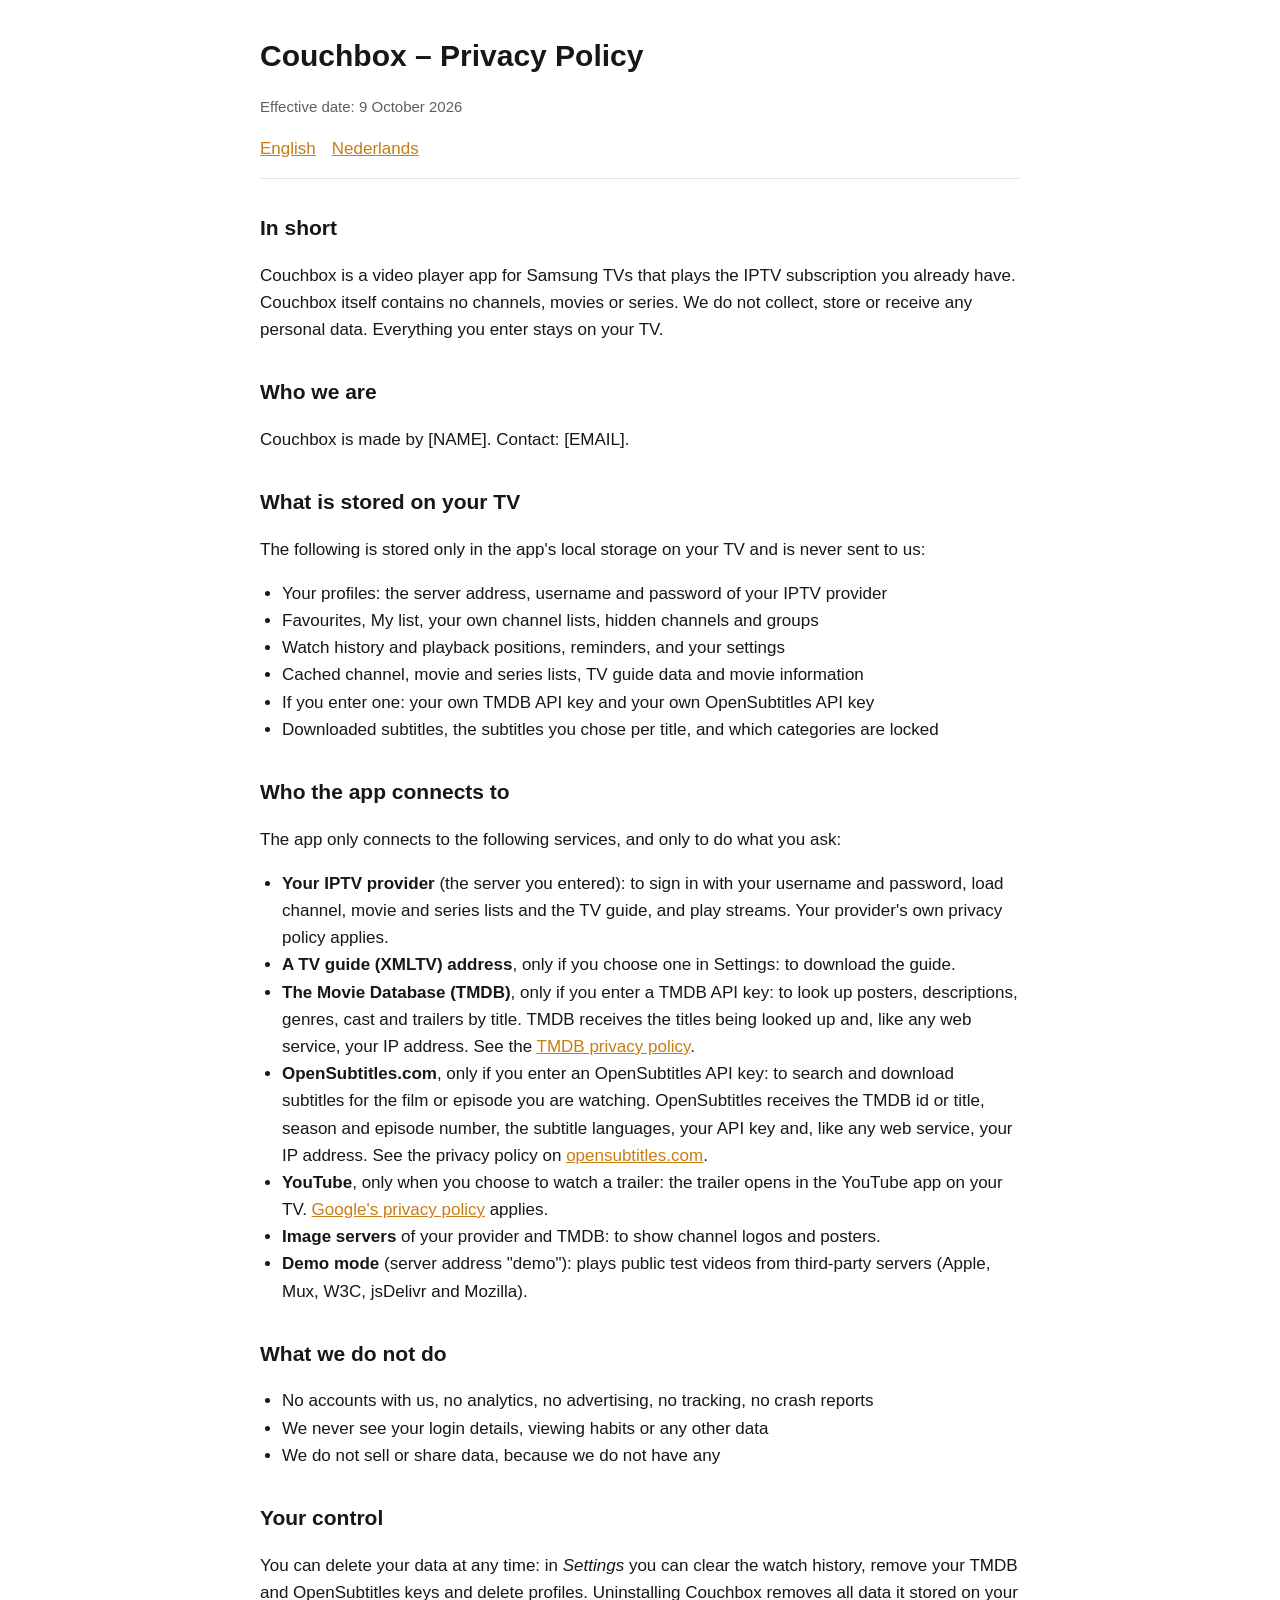
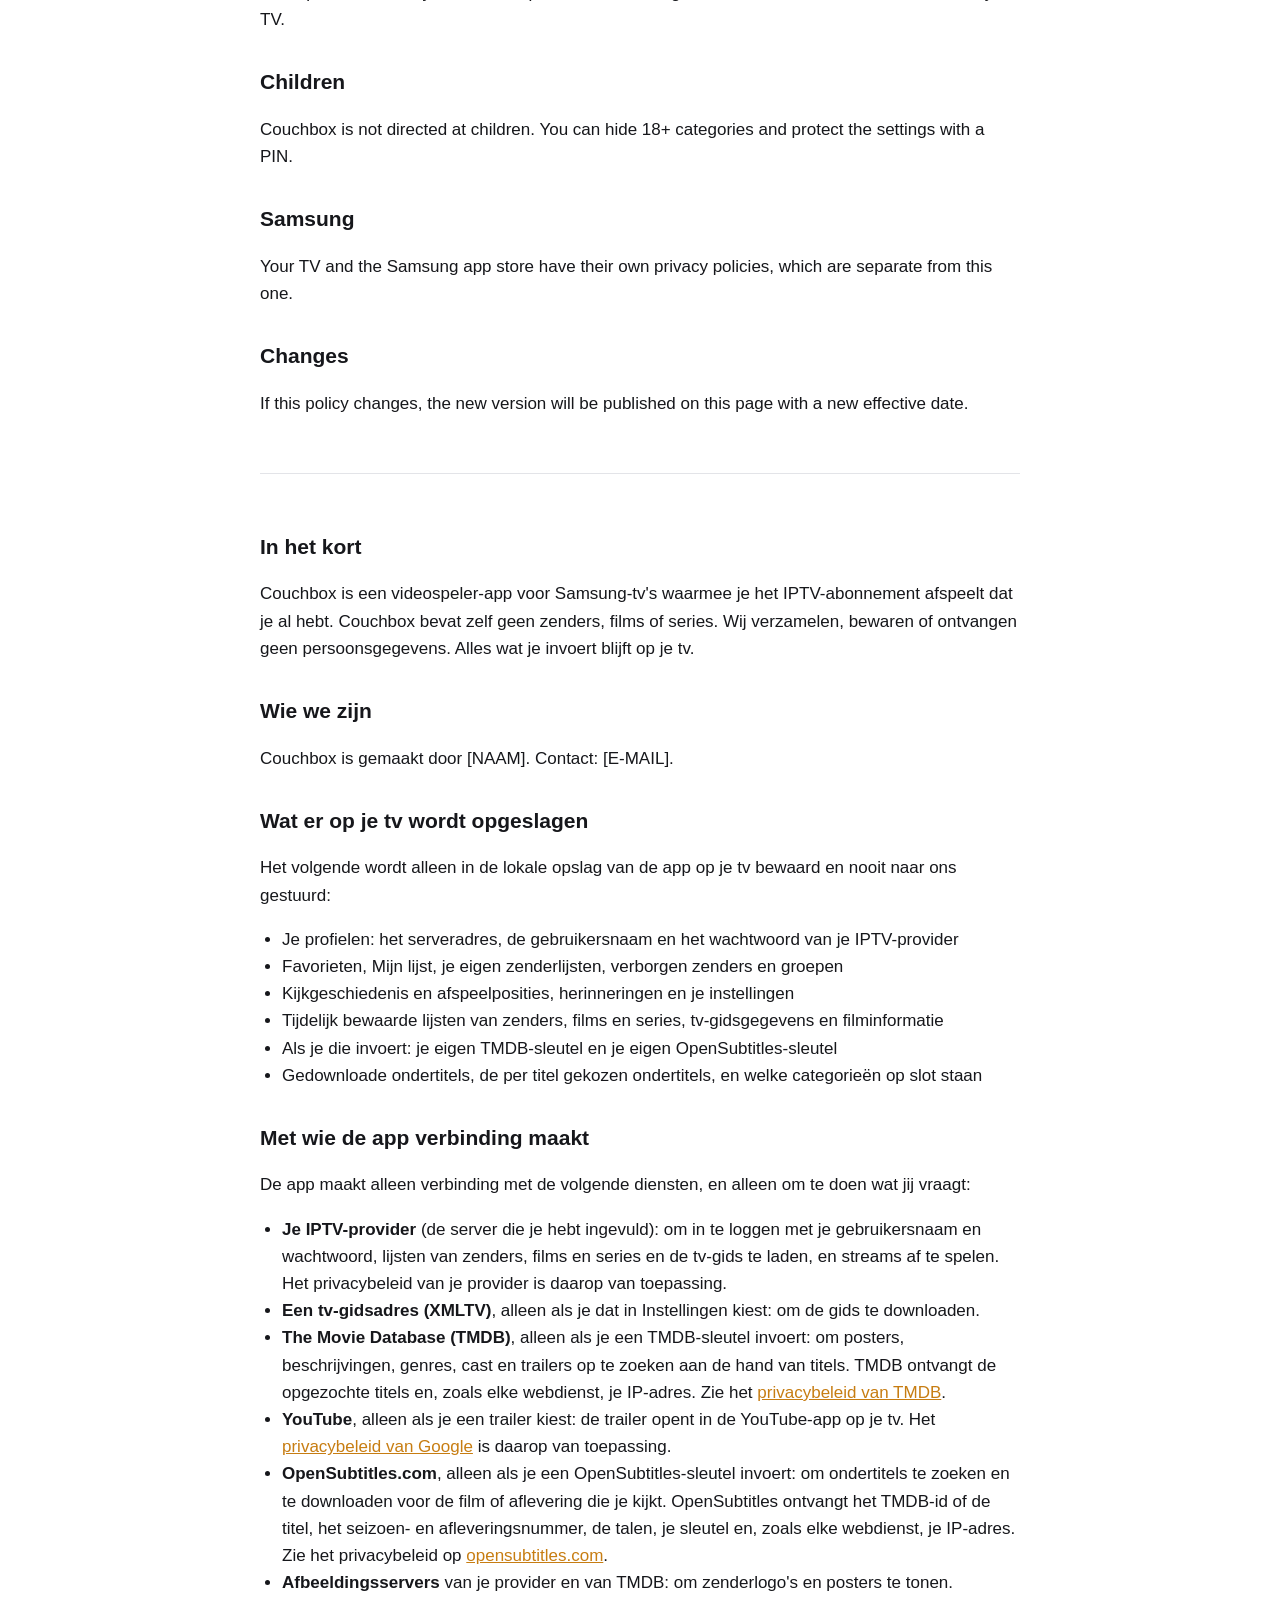
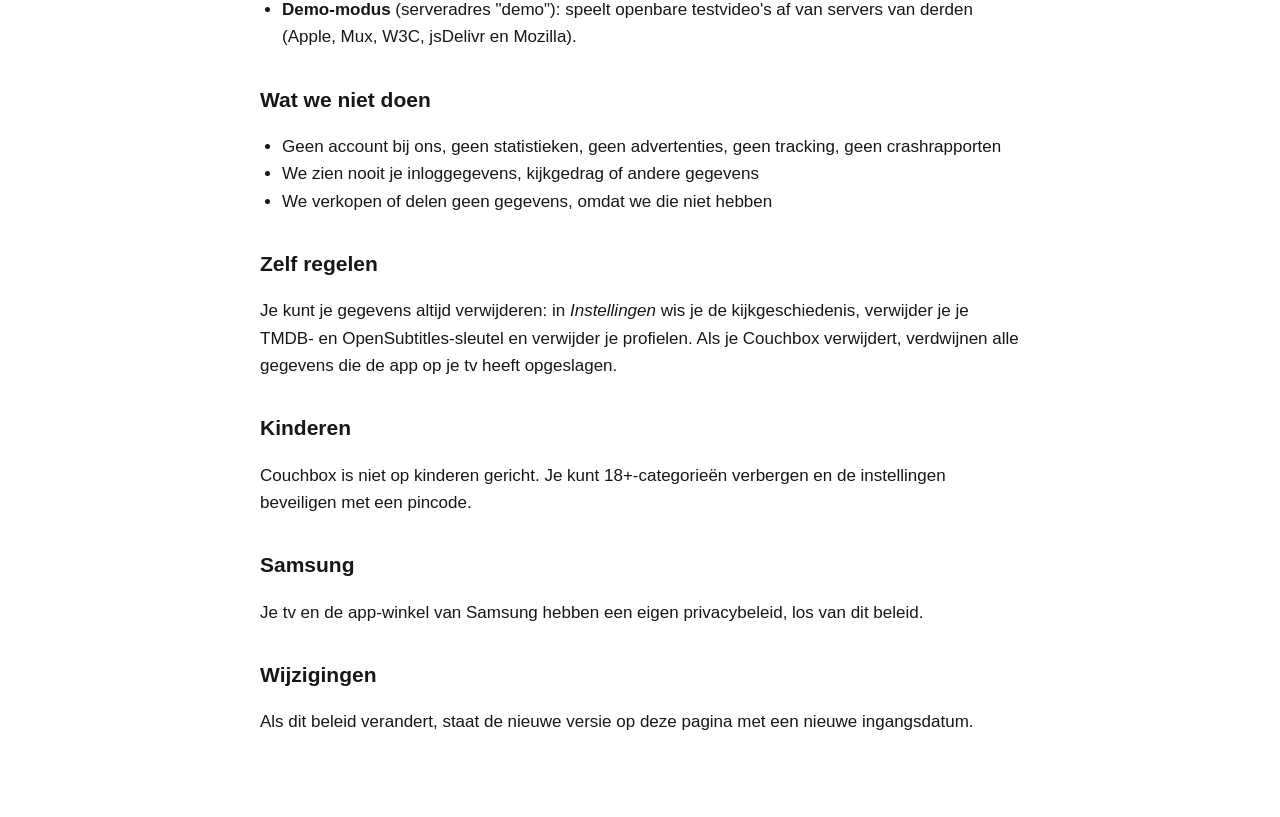
<file: docs/privacy.html>
<!doctype html>
<html lang="en">
<head>
<meta charset="utf-8">
<meta name="viewport" content="width=device-width, initial-scale=1">
<title>Couchbox – Privacy Policy</title>
<style>
    :root { --bg: #ffffff; --text: #16171b; --muted: #5b5e66; --line: #e3e4e8; --accent: #c77d12; }
    @media (prefers-color-scheme: dark) { :root { --bg: #08090b; --text: #f5f5f7; --muted: #a6a8b0; --line: #23252b; --accent: #f2a93b; } }
    body { margin: 0; background: var(--bg); color: var(--text); font: 17px/1.6 -apple-system, "Segoe UI", Roboto, Helvetica, Arial, sans-serif; }
    main { max-width: 760px; margin: 0 auto; padding: 32px 16px 64px; }
    h1 { font-size: 30px; margin: 0 0 4px; }
    h2 { font-size: 21px; margin: 32px 0 8px; }
    p, li { color: var(--text); }
    .muted { color: var(--muted); font-size: 15px; }
    nav { margin: 16px 0 8px; padding-bottom: 16px; border-bottom: 1px solid var(--line); }
    nav a { color: var(--accent); margin-right: 16px; }
    a { color: var(--accent); }
    section + section { margin-top: 56px; padding-top: 24px; border-top: 1px solid var(--line); }
    ul { padding-left: 22px; }
</style>
</head>
<body>
<main>
    <h1>Couchbox – Privacy Policy</h1>
    <p class="muted">Effective date: 9 October 2026</p>
    <nav><a href="#en">English</a><a href="#nl">Nederlands</a></nav>

    <section id="en" lang="en">
        <h2>In short</h2>
        <p>Couchbox is a video player app for Samsung TVs that plays the IPTV subscription you already have. Couchbox itself contains no channels, movies or series. We do not collect, store or receive any personal data. Everything you enter stays on your TV.</p>

        <h2>Who we are</h2>
        <p>Couchbox is made by [NAME]. Contact: [EMAIL].</p>

        <h2>What is stored on your TV</h2>
        <p>The following is stored only in the app's local storage on your TV and is never sent to us:</p>
        <ul>
            <li>Your profiles: the server address, username and password of your IPTV provider</li>
            <li>Favourites, My list, your own channel lists, hidden channels and groups</li>
            <li>Watch history and playback positions, reminders, and your settings</li>
            <li>Cached channel, movie and series lists, TV guide data and movie information</li>
            <li>If you enter one: your own TMDB API key and your own OpenSubtitles API key</li>
            <li>Downloaded subtitles, the subtitles you chose per title, and which categories are locked</li>
        </ul>

        <h2>Who the app connects to</h2>
        <p>The app only connects to the following services, and only to do what you ask:</p>
        <ul>
            <li><b>Your IPTV provider</b> (the server you entered): to sign in with your username and password, load channel, movie and series lists and the TV guide, and play streams. Your provider's own privacy policy applies.</li>
            <li><b>A TV guide (XMLTV) address</b>, only if you choose one in Settings: to download the guide.</li>
            <li><b>The Movie Database (TMDB)</b>, only if you enter a TMDB API key: to look up posters, descriptions, genres, cast and trailers by title. TMDB receives the titles being looked up and, like any web service, your IP address. See the <a href="https://www.themoviedb.org/privacy-policy">TMDB privacy policy</a>.</li>
            <li><b>OpenSubtitles.com</b>, only if you enter an OpenSubtitles API key: to search and download subtitles for the film or episode you are watching. OpenSubtitles receives the TMDB id or title, season and episode number, the subtitle languages, your API key and, like any web service, your IP address. See the privacy policy on <a href="https://www.opensubtitles.com">opensubtitles.com</a>.</li>
            <li><b>YouTube</b>, only when you choose to watch a trailer: the trailer opens in the YouTube app on your TV. <a href="https://policies.google.com/privacy">Google's privacy policy</a> applies.</li>
            <li><b>Image servers</b> of your provider and TMDB: to show channel logos and posters.</li>
            <li><b>Demo mode</b> (server address "demo"): plays public test videos from third-party servers (Apple, Mux, W3C, jsDelivr and Mozilla).</li>
        </ul>

        <h2>What we do not do</h2>
        <ul>
            <li>No accounts with us, no analytics, no advertising, no tracking, no crash reports</li>
            <li>We never see your login details, viewing habits or any other data</li>
            <li>We do not sell or share data, because we do not have any</li>
        </ul>

        <h2>Your control</h2>
        <p>You can delete your data at any time: in <i>Settings</i> you can clear the watch history, remove your TMDB and OpenSubtitles keys and delete profiles. Uninstalling Couchbox removes all data it stored on your TV.</p>

        <h2>Children</h2>
        <p>Couchbox is not directed at children. You can hide 18+ categories and protect the settings with a PIN.</p>

        <h2>Samsung</h2>
        <p>Your TV and the Samsung app store have their own privacy policies, which are separate from this one.</p>

        <h2>Changes</h2>
        <p>If this policy changes, the new version will be published on this page with a new effective date.</p>
    </section>

    <section id="nl" lang="nl">
        <h2>In het kort</h2>
        <p>Couchbox is een videospeler-app voor Samsung-tv's waarmee je het IPTV-abonnement afspeelt dat je al hebt. Couchbox bevat zelf geen zenders, films of series. Wij verzamelen, bewaren of ontvangen geen persoonsgegevens. Alles wat je invoert blijft op je tv.</p>

        <h2>Wie we zijn</h2>
        <p>Couchbox is gemaakt door [NAAM]. Contact: [E-MAIL].</p>

        <h2>Wat er op je tv wordt opgeslagen</h2>
        <p>Het volgende wordt alleen in de lokale opslag van de app op je tv bewaard en nooit naar ons gestuurd:</p>
        <ul>
            <li>Je profielen: het serveradres, de gebruikersnaam en het wachtwoord van je IPTV-provider</li>
            <li>Favorieten, Mijn lijst, je eigen zenderlijsten, verborgen zenders en groepen</li>
            <li>Kijkgeschiedenis en afspeelposities, herinneringen en je instellingen</li>
            <li>Tijdelijk bewaarde lijsten van zenders, films en series, tv-gidsgegevens en filminformatie</li>
            <li>Als je die invoert: je eigen TMDB-sleutel en je eigen OpenSubtitles-sleutel</li>
            <li>Gedownloade ondertitels, de per titel gekozen ondertitels, en welke categorieën op slot staan</li>
        </ul>

        <h2>Met wie de app verbinding maakt</h2>
        <p>De app maakt alleen verbinding met de volgende diensten, en alleen om te doen wat jij vraagt:</p>
        <ul>
            <li><b>Je IPTV-provider</b> (de server die je hebt ingevuld): om in te loggen met je gebruikersnaam en wachtwoord, lijsten van zenders, films en series en de tv-gids te laden, en streams af te spelen. Het privacybeleid van je provider is daarop van toepassing.</li>
            <li><b>Een tv-gidsadres (XMLTV)</b>, alleen als je dat in Instellingen kiest: om de gids te downloaden.</li>
            <li><b>The Movie Database (TMDB)</b>, alleen als je een TMDB-sleutel invoert: om posters, beschrijvingen, genres, cast en trailers op te zoeken aan de hand van titels. TMDB ontvangt de opgezochte titels en, zoals elke webdienst, je IP-adres. Zie het <a href="https://www.themoviedb.org/privacy-policy">privacybeleid van TMDB</a>.</li>
            <li><b>YouTube</b>, alleen als je een trailer kiest: de trailer opent in de YouTube-app op je tv. Het <a href="https://policies.google.com/privacy">privacybeleid van Google</a> is daarop van toepassing.</li>
            <li><b>OpenSubtitles.com</b>, alleen als je een OpenSubtitles-sleutel invoert: om ondertitels te zoeken en te downloaden voor de film of aflevering die je kijkt. OpenSubtitles ontvangt het TMDB-id of de titel, het seizoen- en afleveringsnummer, de talen, je sleutel en, zoals elke webdienst, je IP-adres. Zie het privacybeleid op <a href="https://www.opensubtitles.com">opensubtitles.com</a>.</li>
            <li><b>Afbeeldingsservers</b> van je provider en van TMDB: om zenderlogo's en posters te tonen.</li>
            <li><b>Demo-modus</b> (serveradres "demo"): speelt openbare testvideo's af van servers van derden (Apple, Mux, W3C, jsDelivr en Mozilla).</li>
        </ul>

        <h2>Wat we niet doen</h2>
        <ul>
            <li>Geen account bij ons, geen statistieken, geen advertenties, geen tracking, geen crashrapporten</li>
            <li>We zien nooit je inloggegevens, kijkgedrag of andere gegevens</li>
            <li>We verkopen of delen geen gegevens, omdat we die niet hebben</li>
        </ul>

        <h2>Zelf regelen</h2>
        <p>Je kunt je gegevens altijd verwijderen: in <i>Instellingen</i> wis je de kijkgeschiedenis, verwijder je je TMDB- en OpenSubtitles-sleutel en verwijder je profielen. Als je Couchbox verwijdert, verdwijnen alle gegevens die de app op je tv heeft opgeslagen.</p>

        <h2>Kinderen</h2>
        <p>Couchbox is niet op kinderen gericht. Je kunt 18+-categorieën verbergen en de instellingen beveiligen met een pincode.</p>

        <h2>Samsung</h2>
        <p>Je tv en de app-winkel van Samsung hebben een eigen privacybeleid, los van dit beleid.</p>

        <h2>Wijzigingen</h2>
        <p>Als dit beleid verandert, staat de nieuwe versie op deze pagina met een nieuwe ingangsdatum.</p>
    </section>
</main>
</body>
</html>
</file>
